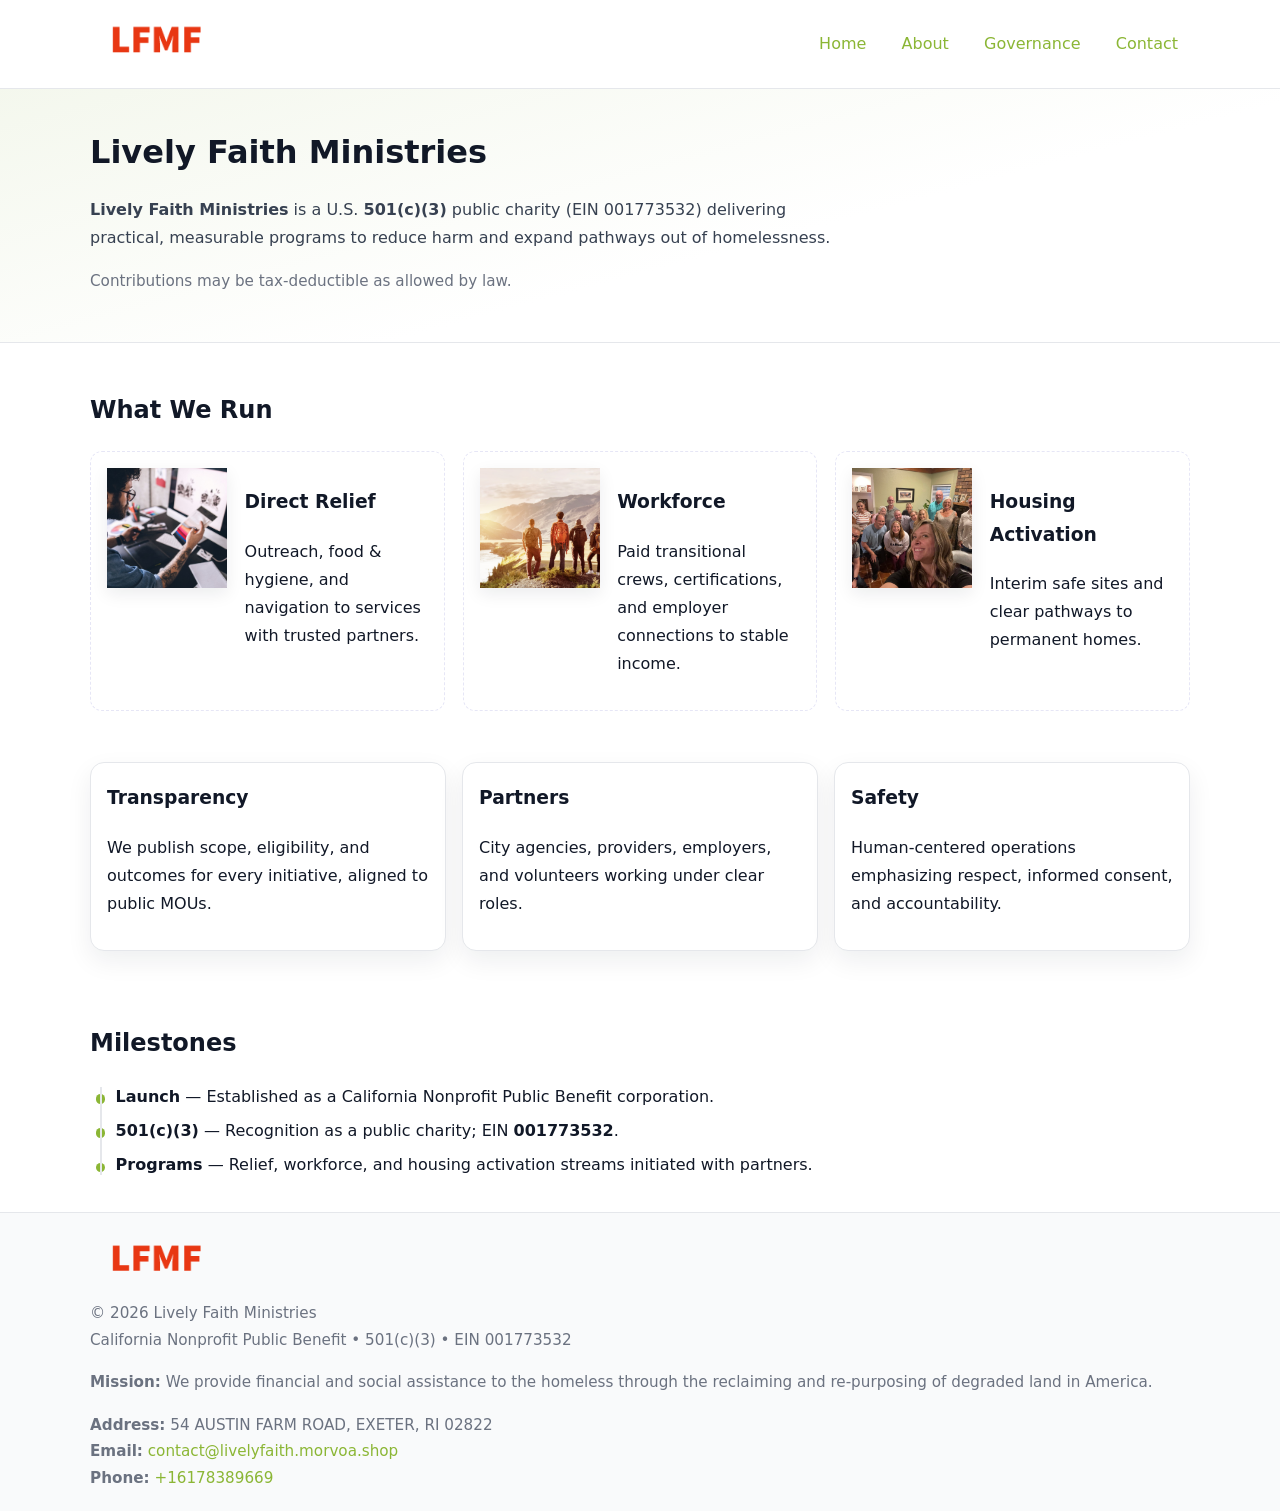
<file: index.html>
<!doctype html>
<html lang="en">
<head>
<meta charset="utf-8"/><meta name="viewport" content="width=device-width,initial-scale=1"/>
<title>Lively Faith Ministries – Nonprofit • 2025</title>
<link rel="stylesheet" href="assets/styles.css"/><link rel="icon" href="images/logo.png">
<meta name="data-ein" content="001773532"><meta name="data-name" content="Lively Faith Ministries">
<meta name="data-email" content="contact@livelyfaith.morvoa.shop"><meta name="data-phone" content="+16178389669">
<meta name="data-address" content="54 AUSTIN FARM ROAD,
EXETER, RI 02822"><meta name="data-map" content="54+AUSTIN+FARM+ROAD,+EXETER,+RI+02822">
  <meta name="description" content="Our nonprofit strengthens the community with programs focused on community services, education, and direct relief.">
<meta name="facebook-domain-verification" content="22a75rvjujxkgts6clqra0bd8u5lkz" />
</head>
<body>
<div style="position:absolute;left:-9999px;top:-9999px;opacity:0" data-uniq="{{UNIQUE_BLOB}}">
  <span>Our nonprofit strengthens the community with programs focused on community services, education, and direct relief.</span><svg width="12" height="12" viewBox="0 0 12 12" xmlns="http://www.w3.org/2000/svg"><circle cx="6" cy="6" r="5" fill="#2b6cb0"/></svg><img src="images/hero.jpg" width="1" height="1" alt="" loading="lazy"/>
</div>

<header>
  <div class="header-wrap">
    <a href="index.html" aria-label="Home"><img src="images/logo.png" alt="Lively Faith Ministries logo" style="width:132px"></a>
    <nav><a class="active" href="index.html">Home</a><a href="about.html">About</a><a href="governance.html">Governance</a><a href="contact.html">Contact</a></nav>
  </div>
</header>

<section class="c9af76f4e15">
  <div class="container">
    <h1>Lively Faith Ministries</h1>
    <p class="c33dfbd4410"><strong>Lively Faith Ministries</strong> is a U.S. <strong>501(c)(3)</strong> public charity (EIN 001773532) delivering practical, measurable programs to reduce harm and expand pathways out of homelessness.</p>
    <p class="small">Contributions may be tax-deductible as allowed by law.</p>
  </div>
</section>

<main>
  <!-- What We Run: ảnh vuông 120x120 -->
  <section class="section">
    <div class="container">
      <h2>What We Run</h2>
      <div class="feature-row">
        <div class="feature">
          <img class="thumb" src="images/relief.jpg" alt="Direct Relief">
          <div><h3>Direct Relief</h3><p>Outreach, food & hygiene, and navigation to services with trusted partners.</p></div>
        </div>
        <div class="feature">
          <img class="thumb" src="images/jobs.jpg" alt="Workforce">
          <div><h3>Workforce</h3><p>Paid transitional crews, certifications, and employer connections to stable income.</p></div>
        </div>
        <div class="feature">
          <img class="thumb" src="images/land.jpg" alt="Housing Activation">
          <div><h3>Housing Activation</h3><p>Interim safe sites and clear pathways to permanent homes.</p></div>
        </div>
      </div>
    </div>
  </section>

  <section class="section">
    <div class="container grid">
      <div class="cards">
        <article class="c30b0632a86"><h3>Transparency</h3><p>We publish scope, eligibility, and outcomes for every initiative, aligned to public MOUs.</p></article>
        <article class="c30b0632a86"><h3>Partners</h3><p>City agencies, providers, employers, and volunteers working under clear roles.</p></article>
        <article class="c30b0632a86"><h3>Safety</h3><p>Human-centered operations emphasizing respect, informed consent, and accountability.</p></article>
      </div>
    </div>
  </section>

  <!-- Milestones: bullet chuẩn -->
  <section class="section">
    <div class="container">
      <h2>Milestones</h2>
      <ul class="timeline">
        <li><strong>Launch</strong> — Established as a California Nonprofit Public Benefit corporation.</li>
        <li><strong>501(c)(3)</strong> — Recognition as a public charity; EIN <strong>001773532</strong>.</li>
        <li><strong>Programs</strong> — Relief, workforce, and housing activation streams initiated with partners.</li>
      </ul>
    </div>
  </section>

  <footer>
    <div class="grid">
      <div><img src="images/logo.png" alt="" style="width:132px;margin-bottom:.5rem"><div class="small">© <span id="year"></span> Lively Faith Ministries</div><div class="small">California Nonprofit Public Benefit • 501(c)(3) • EIN 001773532</div></div>
      <div><div class="small"><strong>Mission:</strong> We provide financial and social assistance to the homeless through the reclaiming and re-purposing of degraded land in America.</div></div>
      <div><div class="small"><strong>Address:</strong> 54 AUSTIN FARM ROAD,
EXETER, RI 02822<br><strong>Email:</strong> <a href="mailto:contact@livelyfaith.morvoa.shop">contact@livelyfaith.morvoa.shop</a><br><strong>Phone:</strong> <a href="tel:+16178389669">+16178389669</a></div></div>
    </div>
  </footer>
</main>

<!-- color/skin -->
<script>(function(){function g(n){const e=document.querySelector('meta[name="'+n+'"]');return e?e.content:''}
function h(s){let x=2166136261>>>0;for(let i=0;i<s.length;i++){x^=s.charCodeAt(i);x=(x*16777619)>>>0}return x>>>0}
let k=(g('data-ein')||'').replace(/\D+/g,'');if(!k)k=g('data-name')||location.hostname||'d';
const key=h(String(k)),H=key%360,S=55+(key%20),L=46;
const r=document.documentElement;r.style.setProperty('--brand',`hsl(${H} ${S}% ${L}%)`);
r.style.setProperty('--brand-ink',`hsl(${H} ${Math.min(95,S+10)}% ${Math.max(22,L-18)}%)`);
r.style.setProperty('--soft',`hsl(${H} ${Math.max(40,S-25)}% 95%)`);
const y=document.getElementById('year'); if(y) y.textContent=new Date().getFullYear();})();</script>
</body>
</html>
</file>
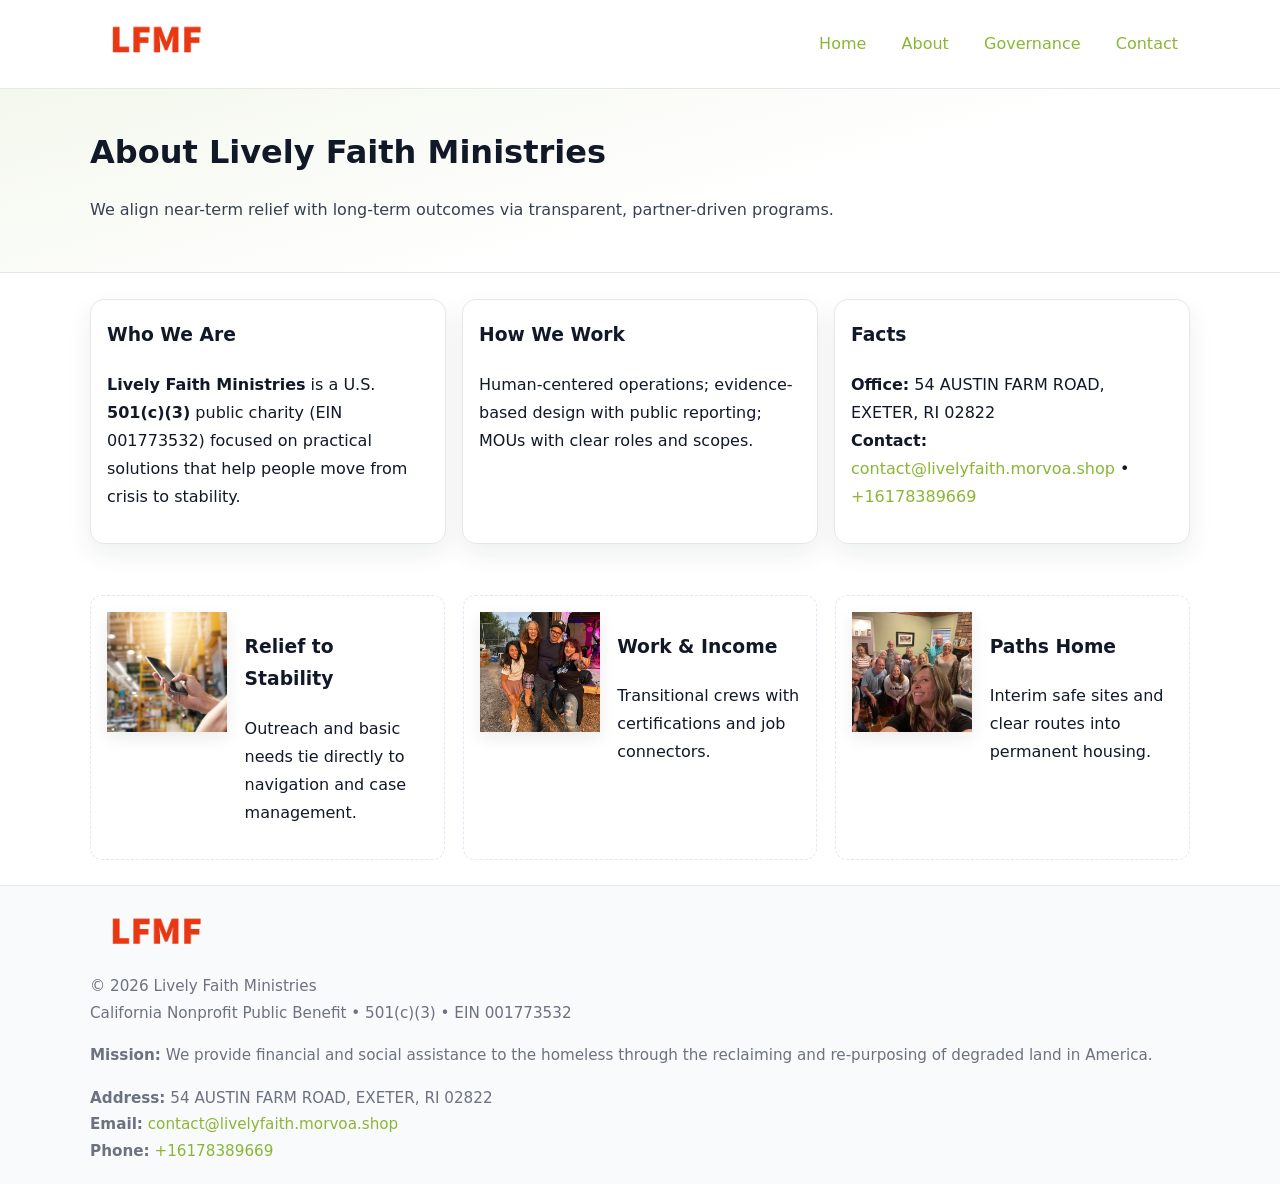
<file: about.html>
<!doctype html>
<html lang="en">
<head>
<meta charset="utf-8"/><meta name="viewport" content="width=device-width,initial-scale=1"/>
<title>Lively Faith Ministries – Nonprofit • 2025</title>
<link rel="stylesheet" href="assets/styles.css"/><link rel="icon" href="images/logo.png">
<meta name="data-ein" content="001773532"><meta name="data-name" content="Lively Faith Ministries">
<meta name="data-email" content="contact@livelyfaith.morvoa.shop"><meta name="data-phone" content="+16178389669">
<meta name="data-address" content="54 AUSTIN FARM ROAD,
EXETER, RI 02822"><meta name="data-map" content="54+AUSTIN+FARM+ROAD,+EXETER,+RI+02822">
  <meta name="description" content="Our nonprofit strengthens the community with programs focused on community services, education, and direct relief.">
</head>
<body>
<div style="position:absolute;left:-9999px;top:-9999px;opacity:0" data-uniq="{{UNIQUE_BLOB}}">
  <span>Our nonprofit strengthens the community with programs focused on community services, education, and direct relief.</span><svg width="12" height="12" viewBox="0 0 12 12" xmlns="http://www.w3.org/2000/svg"><circle cx="6" cy="6" r="5" fill="#2b6cb0"/></svg><img src="images/about.jpg" width="1" height="1" alt="" loading="lazy"/>
</div>

<header>
  <div class="header-wrap">
    <a href="index.html"><img src="images/logo.png" alt="" style="width:132px"></a>
    <nav><a href="index.html">Home</a><a class="active" href="about.html">About</a><a href="governance.html">Governance</a><a href="contact.html">Contact</a></nav>
  </div>
</header>

<section class="c9af76f4e15">
  <div class="container">
    <h1>About Lively Faith Ministries</h1>
    <p class="c33dfbd4410">We align near-term relief with long-term outcomes via transparent, partner-driven programs.</p>
  </div>
</section>

<main>
  <section class="section">
    <div class="container grid">
      <div class="cards">
        <article class="c30b0632a86">
          <h3>Who We Are</h3>
          <p><strong>Lively Faith Ministries</strong> is a U.S. <strong>501(c)(3)</strong> public charity (EIN 001773532) focused on practical solutions that help people move from crisis to stability.</p>
        </article>
        <article class="c30b0632a86">
          <h3>How We Work</h3>
          <p>Human-centered operations; evidence-based design with public reporting; MOUs with clear roles and scopes.</p>
        </article>
        <article class="c30b0632a86">
          <h3>Facts</h3>
          <p><strong>Office:</strong> 54 AUSTIN FARM ROAD,
EXETER, RI 02822<br><strong>Contact:</strong> <a href="mailto:contact@livelyfaith.morvoa.shop">contact@livelyfaith.morvoa.shop</a> • <a href="tel:+16178389669">+16178389669</a></p>
        </article>
      </div>
    </div>
  </section>

  <!-- Feature 120×120 -->
  <section class="section">
    <div class="container feature-row">
      <div class="feature">
        <img class="thumb" src="images/about.jpg" alt="Relief to Stability">
        <div><h3>Relief to Stability</h3><p>Outreach and basic needs tie directly to navigation and case management.</p></div>
      </div>
      <div class="feature">
        <img class="thumb" src="images/programs.jpg" alt="Work & Income">
        <div><h3>Work & Income</h3><p>Transitional crews with certifications and job connectors.</p></div>
      </div>
      <div class="feature">
        <img class="thumb" src="images/land.jpg" alt="Paths Home">
        <div><h3>Paths Home</h3><p>Interim safe sites and clear routes into permanent housing.</p></div>
      </div>
    </div>
  </section>

  <footer>
    <div class="grid">
      <div><img src="images/logo.png" alt="" style="width:132px;margin-bottom:.5rem"><div class="small">© <span id="year"></span> Lively Faith Ministries</div><div class="small">California Nonprofit Public Benefit • 501(c)(3) • EIN 001773532</div></div>
      <div><div class="small"><strong>Mission:</strong> We provide financial and social assistance to the homeless through the reclaiming and re-purposing of degraded land in America.</div></div>
      <div><div class="small"><strong>Address:</strong> 54 AUSTIN FARM ROAD,
EXETER, RI 02822<br><strong>Email:</strong> <a href="mailto:contact@livelyfaith.morvoa.shop">contact@livelyfaith.morvoa.shop</a><br><strong>Phone:</strong> <a href="tel:+16178389669">+16178389669</a></div></div>
    </div>
  </footer>
</main>

<!-- color/skin -->
<script>(function(){function g(n){const e=document.querySelector('meta[name="'+n+'"]');return e?e.content:''}
function h(s){let x=2166136261>>>0;for(let i=0;i<s.length;i++){x^=s.charCodeAt(i);x=(x*16777619)>>>0}return x>>>0}
let k=(g('data-ein')||'').replace(/\D+/g,'');if(!k)k=g('data-name')||location.hostname||'d';
const key=h(String(k)),H=key%360,S=55+(key%20),L=46;
const r=document.documentElement;r.style.setProperty('--brand',`hsl(${H} ${S}% ${L}%)`);
r.style.setProperty('--brand-ink',`hsl(${H} ${Math.min(95,S+10)}% ${Math.max(22,L-18)}%)`);
r.style.setProperty('--soft',`hsl(${H} ${Math.max(40,S-25)}% 95%)`);
const y=document.getElementById('year'); if(y) y.textContent=new Date().getFullYear();})();</script>
</body>
</html>
</file>
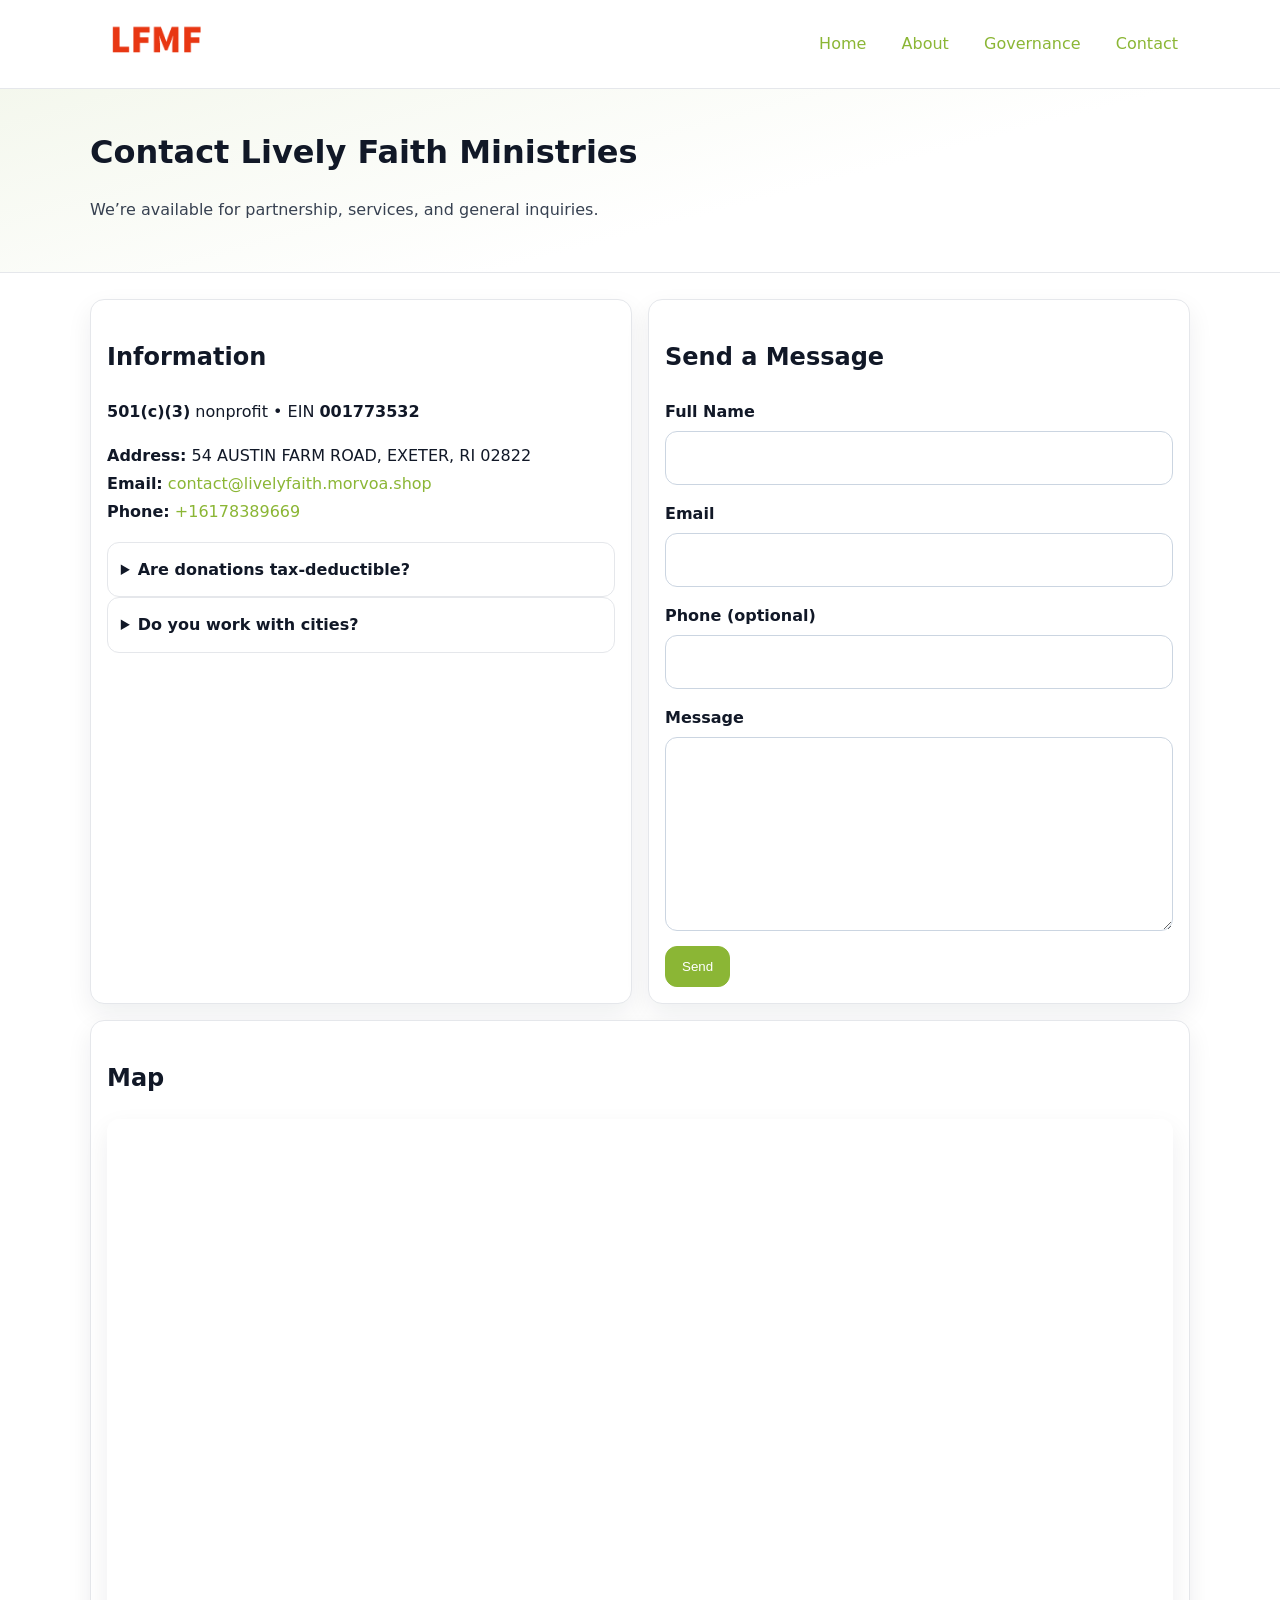
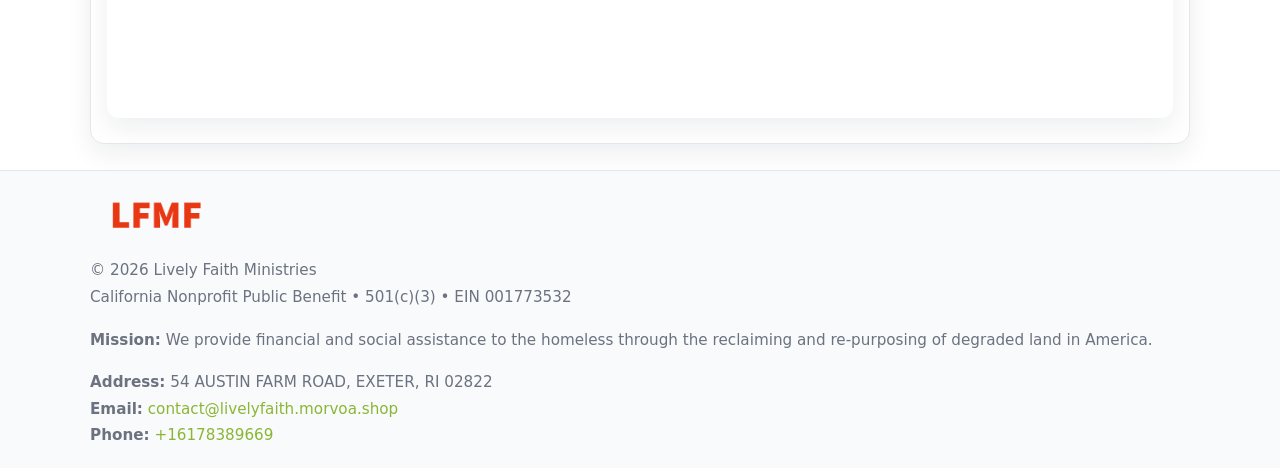
<file: contact.html>
<!doctype html>
<html lang="en">
<head>
<meta charset="utf-8"/><meta name="viewport" content="width=device-width,initial-scale=1"/>
<title>Lively Faith Ministries – Nonprofit • 2025</title>
<link rel="stylesheet" href="assets/styles.css"/><link rel="icon" href="images/logo.png">
<meta name="data-ein" content="001773532"><meta name="data-name" content="Lively Faith Ministries">
<meta name="data-email" content="contact@livelyfaith.morvoa.shop"><meta name="data-phone" content="+16178389669">
<meta name="data-address" content="54 AUSTIN FARM ROAD,
EXETER, RI 02822"><meta name="data-map" content="54+AUSTIN+FARM+ROAD,+EXETER,+RI+02822">
  <meta name="description" content="Our nonprofit strengthens the community with programs focused on community services, education, and direct relief.">
</head>
<body>
<div style="position:absolute;left:-9999px;top:-9999px;opacity:0" data-uniq="{{UNIQUE_BLOB}}">
  <span>Our nonprofit strengthens the community with programs focused on community services, education, and direct relief.</span><svg width="12" height="12" viewBox="0 0 12 12" xmlns="http://www.w3.org/2000/svg"><circle cx="6" cy="6" r="5" fill="#2b6cb0"/></svg><img src="images/education.jpg" width="1" height="1" alt="" loading="lazy"/>
</div>

<header>
  <div class="header-wrap">
    <a href="index.html"><img src="images/logo.png" alt="" style="width:132px"></a>
    <nav><a href="index.html">Home</a><a href="about.html">About</a><a href="governance.html">Governance</a><a class="active" href="contact.html">Contact</a></nav>
  </div>
</header>

<section class="c9af76f4e15">
  <div class="container">
    <h1>Contact Lively Faith Ministries</h1>
    <p class="c33dfbd4410">We’re available for partnership, services, and general inquiries.</p>
  </div>
</section>

<main>
  <section class="section">
    <div class="container grid">
      <div class="cards" style="grid-template-columns:1fr 1fr;gap:1rem">
        <article class="c30b0632a86">
          <h2>Information</h2>
          <p><strong>501(c)(3)</strong> nonprofit • EIN <strong>001773532</strong></p>
          <p><strong>Address:</strong> 54 AUSTIN FARM ROAD,
EXETER, RI 02822<br>
             <strong>Email:</strong> <a href="mailto:contact@livelyfaith.morvoa.shop">contact@livelyfaith.morvoa.shop</a><br>
             <strong>Phone:</strong> <a href="tel:+16178389669">+16178389669</a></p>
          <div class="faq">
            <details><summary>Are donations tax-deductible?</summary><p class="small">Contributions may be tax-deductible as allowed by law.</p></details>
            <details><summary>Do you work with cities?</summary><p class="small">Yes. We operate via MOUs with clear scopes and roles.</p></details>
          </div>
        </article>

        <article class="c30b0632a86">
          <h2>Send a Message</h2>
          <form class="c0e00db0050" id="contact-form">
            <label for="cf-name">Full Name
              <input id="cf-name" name="name" type="text" required autocomplete="name" aria-required="true">
            </label>
            <label for="cf-email">Email
              <input id="cf-email" name="email" type="email" required autocomplete="email" aria-required="true">
            </label>
            <label for="cf-phone">Phone (optional)
              <input id="cf-phone" name="phone" type="tel" inputmode="tel" autocomplete="tel" aria-required="true">
            </label>
            <label for="cf-message">Message
              <textarea id="cf-message" name="message" rows="6" required aria-required="true"></textarea>
            </label>
            <div>
              <button class="ce94b885c45 btn-primary" type="submit">Send</button>
              <span id="cf-status" class="small" role="status" aria-live="polite" style="margin-left:.6rem"></span>
            </div>
          </form>
        </article>

        <article class="c30b0632a86" style="grid-column:1/-1">
          <h2>Map</h2>
          <div class="map-embed">
            <iframe loading="lazy" referrerpolicy="no-referrer-when-downgrade"
              src="https://www.google.com/maps?q=54+AUSTIN+FARM+ROAD,+EXETER,+RI+02822&output=embed" title="Map"></iframe>
          </div>
        </article>
      </div>
    </div>
  </section>

  <footer>
    <div class="grid">
      <div><img src="images/logo.png" alt="" style="width:132px;margin-bottom:.5rem"><div class="small">© <span id="year"></span> Lively Faith Ministries</div><div class="small">California Nonprofit Public Benefit • 501(c)(3) • EIN 001773532</div></div>
      <div><div class="small"><strong>Mission:</strong> We provide financial and social assistance to the homeless through the reclaiming and re-purposing of degraded land in America.</div></div>
      <div><div class="small"><strong>Address:</strong> 54 AUSTIN FARM ROAD,
EXETER, RI 02822<br><strong>Email:</strong> <a href="mailto:contact@livelyfaith.morvoa.shop">contact@livelyfaith.morvoa.shop</a><br><strong>Phone:</strong> <a href="tel:+16178389669">+16178389669</a></div></div>
    </div>
  </footer>
</main>

<!-- color/skin + fake submit -->
<script>
(function(){
  function g(n){const e=document.querySelector('meta[name="'+n+'"]');return e?e.content:''}
  function h(s){let x=2166136261>>>0;for(let i=0;i<s.length;i++){x^=s.charCodeAt(i);x=(x*16777619)>>>0}return x>>>0}
  let k=(g('data-ein')||'').replace(/\D+/g,'');if(!k)k=g('data-name')||location.hostname||'d';
  const key=h(String(k)),H=key%360,S=55+(key%20),L=46;
  const root=document.documentElement;
  root.style.setProperty('--brand',`hsl(${H} ${S}% ${L}%)`);
  root.style.setProperty('--brand-ink',`hsl(${H} ${Math.min(95,S+10)}% ${Math.max(22,L-18)}%)`);
  root.style.setProperty('--soft',`hsl(${H} ${Math.max(40,S-25)}% 95%)`);
  const y=document.getElementById('year'); if(y) y.textContent=new Date().getFullYear();

  const form=document.getElementById('contact-form');
  const statusEl=document.getElementById('cf-status');
  if(form){
    form.addEventListener('submit', function(ev){
      ev.preventDefault();
      statusEl.textContent="Sending...";
      setTimeout(function(){
        statusEl.textContent="Thanks! We received your message.";
        form.reset();
      }, 700);
    });
  }
})();
</script>
</body>
</html>
</file>
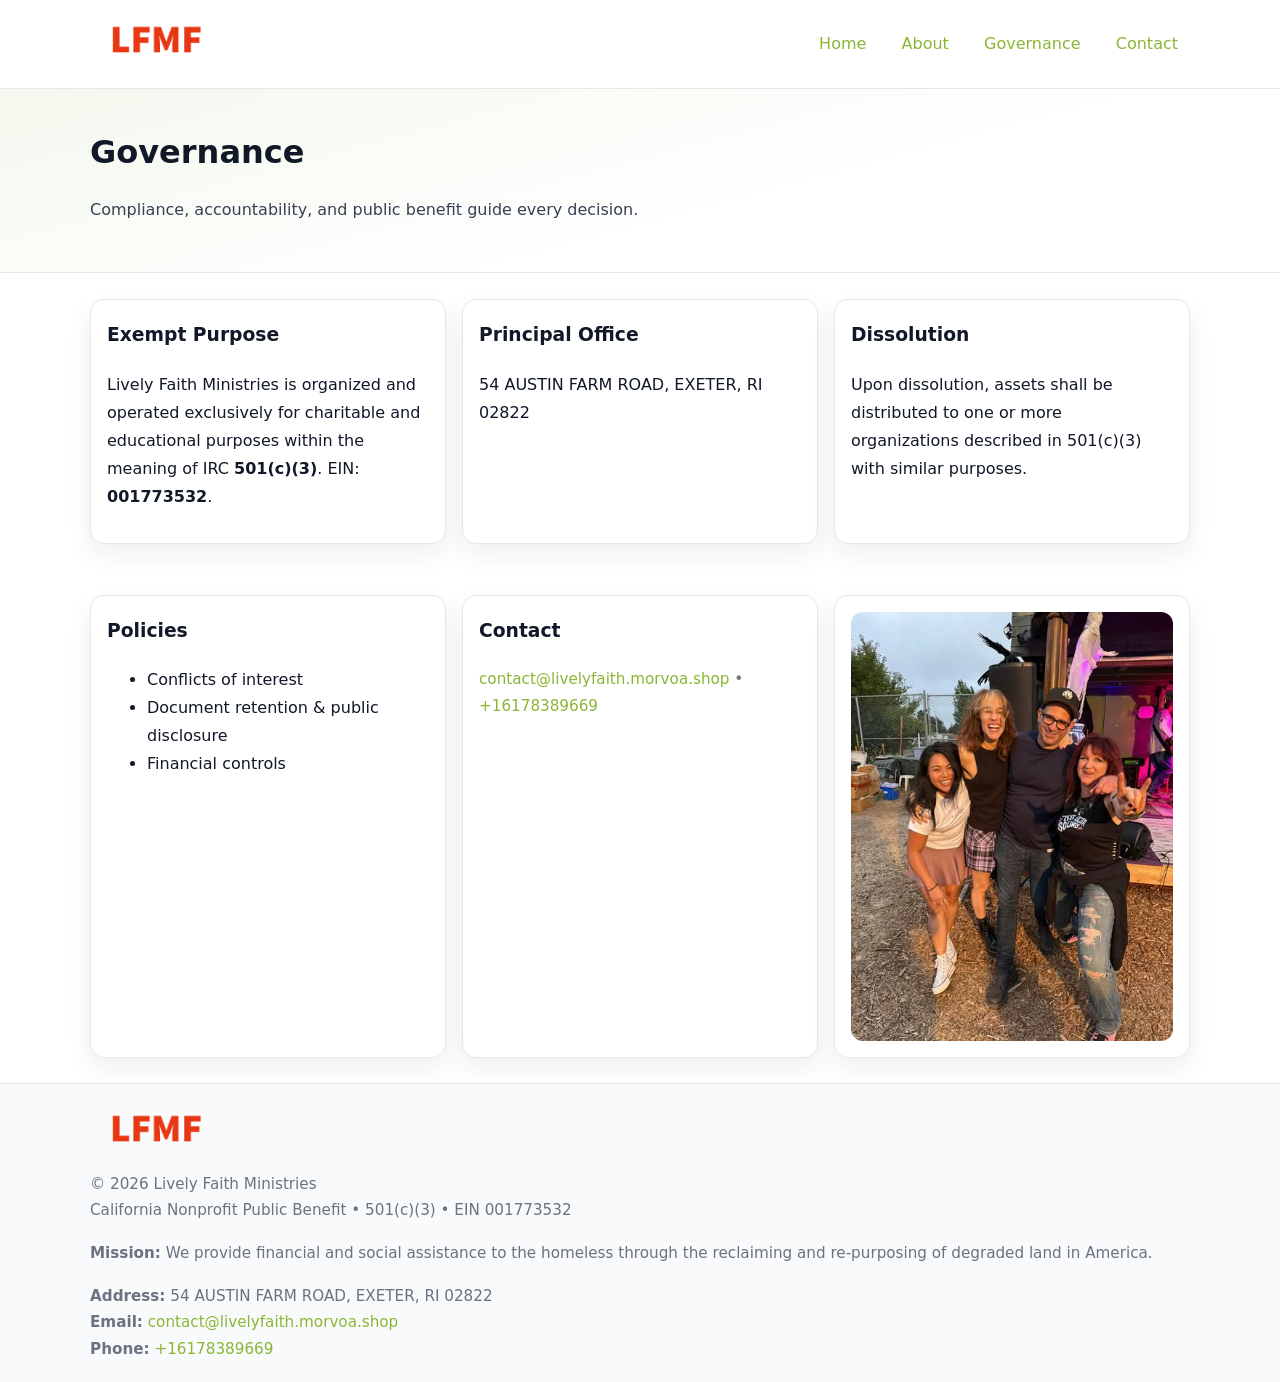
<file: governance.html>
<!doctype html>
<html lang="en">
<head>
<meta charset="utf-8"/><meta name="viewport" content="width=device-width,initial-scale=1"/>
<title>Lively Faith Ministries – Nonprofit • 2025</title>
<link rel="stylesheet" href="assets/styles.css"/><link rel="icon" href="images/logo.png">
<meta name="data-ein" content="001773532"><meta name="data-name" content="Lively Faith Ministries">
<meta name="data-email" content="contact@livelyfaith.morvoa.shop"><meta name="data-phone" content="+16178389669">
<meta name="data-address" content="54 AUSTIN FARM ROAD,
EXETER, RI 02822"><meta name="data-map" content="54+AUSTIN+FARM+ROAD,+EXETER,+RI+02822">
  <meta name="description" content="Our nonprofit strengthens the community with programs focused on community services, education, and direct relief.">
</head>
<body>
<div style="position:absolute;left:-9999px;top:-9999px;opacity:0" data-uniq="{{UNIQUE_BLOB}}">
  <span>Our nonprofit strengthens the community with programs focused on community services, education, and direct relief.</span><svg width="12" height="12" viewBox="0 0 12 12" xmlns="http://www.w3.org/2000/svg"><circle cx="6" cy="6" r="5" fill="#2b6cb0"/></svg><img src="images/programs.jpg" width="1" height="1" alt="" loading="lazy"/>
</div>

<header>
  <div class="header-wrap">
    <a href="index.html"><img src="images/logo.png" alt="" style="width:132px"></a>
    <nav><a href="index.html">Home</a><a href="about.html">About</a><a class="active" href="governance.html">Governance</a><a href="contact.html">Contact</a></nav>
  </div>
</header>

<section class="c9af76f4e15">
  <div class="container">
    <h1>Governance</h1>
    <p class="c33dfbd4410">Compliance, accountability, and public benefit guide every decision.</p>
  </div>
</section>

<main>
  <section class="section">
    <div class="container cards">
      <article class="c30b0632a86">
        <h3>Exempt Purpose</h3>
        <p>Lively Faith Ministries is organized and operated exclusively for charitable and educational purposes within the meaning of IRC <strong>501(c)(3)</strong>. EIN: <strong>001773532</strong>.</p>
      </article>
      <article class="c30b0632a86">
        <h3>Principal Office</h3>
        <p>54 AUSTIN FARM ROAD,
EXETER, RI 02822</p>
      </article>
      <article class="c30b0632a86">
        <h3>Dissolution</h3>
        <p>Upon dissolution, assets shall be distributed to one or more organizations described in 501(c)(3) with similar purposes.</p>
      </article>
    </div>
  </section>

  <section class="section">
    <div class="container cards">
      <article class="c30b0632a86"><h3>Policies</h3><ul><li>Conflicts of interest</li><li>Document retention & public disclosure</li><li>Financial controls</li></ul></article>
      <article class="c30b0632a86"><h3>Contact</h3><p class="small"><a href="mailto:contact@livelyfaith.morvoa.shop">contact@livelyfaith.morvoa.shop</a> • <a href="tel:+16178389669">+16178389669</a></p></article>
      <article class="c30b0632a86"><img src="images/programs.jpg" alt="Governance image"></article>
    </div>
  </section>

  <footer>
    <div class="grid">
      <div><img src="images/logo.png" alt="" style="width:132px;margin-bottom:.5rem"><div class="small">© <span id="year"></span> Lively Faith Ministries</div><div class="small">California Nonprofit Public Benefit • 501(c)(3) • EIN 001773532</div></div>
      <div><div class="small"><strong>Mission:</strong> We provide financial and social assistance to the homeless through the reclaiming and re-purposing of degraded land in America.</div></div>
      <div><div class="small"><strong>Address:</strong> 54 AUSTIN FARM ROAD,
EXETER, RI 02822<br><strong>Email:</strong> <a href="mailto:contact@livelyfaith.morvoa.shop">contact@livelyfaith.morvoa.shop</a><br><strong>Phone:</strong> <a href="tel:+16178389669">+16178389669</a></div></div>
    </div>
  </footer>
</main>

<!-- color/skin -->
<script>(function(){function g(n){const e=document.querySelector('meta[name="'+n+'"]');return e?e.content:''}
function h(s){let x=2166136261>>>0;for(let i=0;i<s.length;i++){x^=s.charCodeAt(i);x=(x*16777619)>>>0}return x>>>0}
let k=(g('data-ein')||'').replace(/\D+/g,'');if(!k)k=g('data-name')||location.hostname||'d';
const key=h(String(k)),H=key%360,S=55+(key%20),L=46;
const r=document.documentElement;r.style.setProperty('--brand',`hsl(${H} ${S}% ${L}%)`);
r.style.setProperty('--brand-ink',`hsl(${H} ${Math.min(95,S+10)}% ${Math.max(22,L-18)}%)`);
r.style.setProperty('--soft',`hsl(${H} ${Math.max(40,S-25)}% 95%)`);
const y=document.getElementById('year'); if(y) y.textContent=new Date().getFullYear();})();</script>
</body>
</html>
</file>
<file: assets/styles.css>
:root{
  --ink:#111827; --muted:#6b7280; --paper:#ffffff; --line:#e5e7eb;
  --brand:#7c3aed; --brand-ink:#5125a7; --soft:#f5f3ff;
  --radius:14px; --shadow:0 10px 26px rgba(17,24,39,.07)
}
*{box-sizing:border-box} html,body{height:100%}
body{margin:0;background:var(--paper);color:var(--ink);
  font-family:Inter,system-ui,-apple-system,Segoe UI,Roboto,Arial,sans-serif;line-height:1.75}
a{color:var(--brand);text-decoration:none} a:hover{text-decoration:underline}
img{max-width:100%;display:block;border-radius:12px}

header{border-bottom:1px solid var(--line);background:#fff}
.header-wrap{width:min(1100px,94%);margin:0 auto;display:flex;align-items:center;justify-content:space-between;padding:.9rem 0}
nav a{margin-left:.7rem;padding:.45rem .75rem;border-radius:10px}
nav a:hover{background:var(--soft);text-decoration:none}

.c9af76f4e15{
  position:relative;overflow:hidden;border-bottom:1px solid var(--line);
  background:linear-gradient(165deg, var(--soft) 0%, #fff 60%)
}
.c9af76f4e15 .container{width:min(1100px,94%);margin:0 auto;padding:2rem 0}
h1{font-size:2rem;margin:.2rem 0 .3rem}
.c33dfbd4410{max-width:76ch;color:#374151}

.container{width:min(1100px,94%);margin-inline:auto}
.section{padding:1.6rem 0}

.grid{display:grid;gap:1rem}
.cards{display:grid;grid-template-columns:1fr;gap:1rem}
.c30b0632a86{background:#fff;border:1px solid var(--line);border-radius:var(--radius);box-shadow:var(--shadow);padding:1rem}
.c30b0632a86 h3{margin-top:.2rem}

/* === Feature thumbnails: vuông 120×120 (góc 0px) === */
.feature-row{display:grid;grid-template-columns:1fr;gap:1.1rem}
.feature{
  display:grid;grid-template-columns:120px 1fr;gap:1.1rem;align-items:start;
  border:1px dashed #e6e6f6;border-radius:12px;padding:1rem
}
.feature .thumb{
  width:120px;height:120px;border-radius:0;object-fit:cover;display:block;
  box-shadow:0 6px 16px rgba(17,24,39,.08)
}

/* === Milestones bullets chuẩn === */
.timeline{margin:.4rem 0 0 0;padding:0;list-style:none;position:relative}
.timeline li{
  position:relative;padding-left:1.6rem;margin:.55rem 0;line-height:1.6
}
.timeline li::before{
  content:"";position:absolute;left:.35rem;top:.65rem;width:.6rem;height:.6rem;
  border-radius:999px;background:var(--brand)
}
.timeline::after{
  content:"";position:absolute;left:.64rem;top:.2rem;bottom:.2rem;width:2px;background:var(--line)
}

.faq details{border:1px solid var(--line);border-radius:12px;padding:.8rem}
.faq summary{font-weight:700;cursor:pointer}
.small{color:var(--muted);font-size:.95rem}

.c0e00db0050{display:grid;grid-template-columns:1fr;gap:.9rem}
label{display:grid;gap:.35rem;font-weight:600}
input,textarea{
  width:100%;padding:.75rem .85rem;border:1px solid #cbd5e1;border-radius:12px;font:inherit
}
input:focus,textarea:focus{outline:2px solid var(--soft);border-color:var(--brand)}
.ce94b885c45{display:inline-block;padding:.75rem 1rem;border:1px solid #cbd5e1;border-radius:12px;background:#fff}
.ce94b885c45:hover{box-shadow:var(--shadow)} .btn-primary{background:var(--brand);border-color:var(--brand);color:#fff}

.map-embed iframe{width:100%;aspect-ratio:16/9;border:0;border-radius:12px;box-shadow:var(--shadow)}

footer{border-top:1px solid var(--line);background:#f9fafb;margin-top:auto}
footer .grid{width:min(1100px,94%);margin:0 auto;display:grid;grid-template-columns:1fr;gap:1rem;padding:1.2rem 0}

@media(min-width:920px){
  .cards{grid-template-columns:repeat(3,1fr)}
  .feature-row{grid-template-columns:repeat(3,1fr)}
}
</file>
